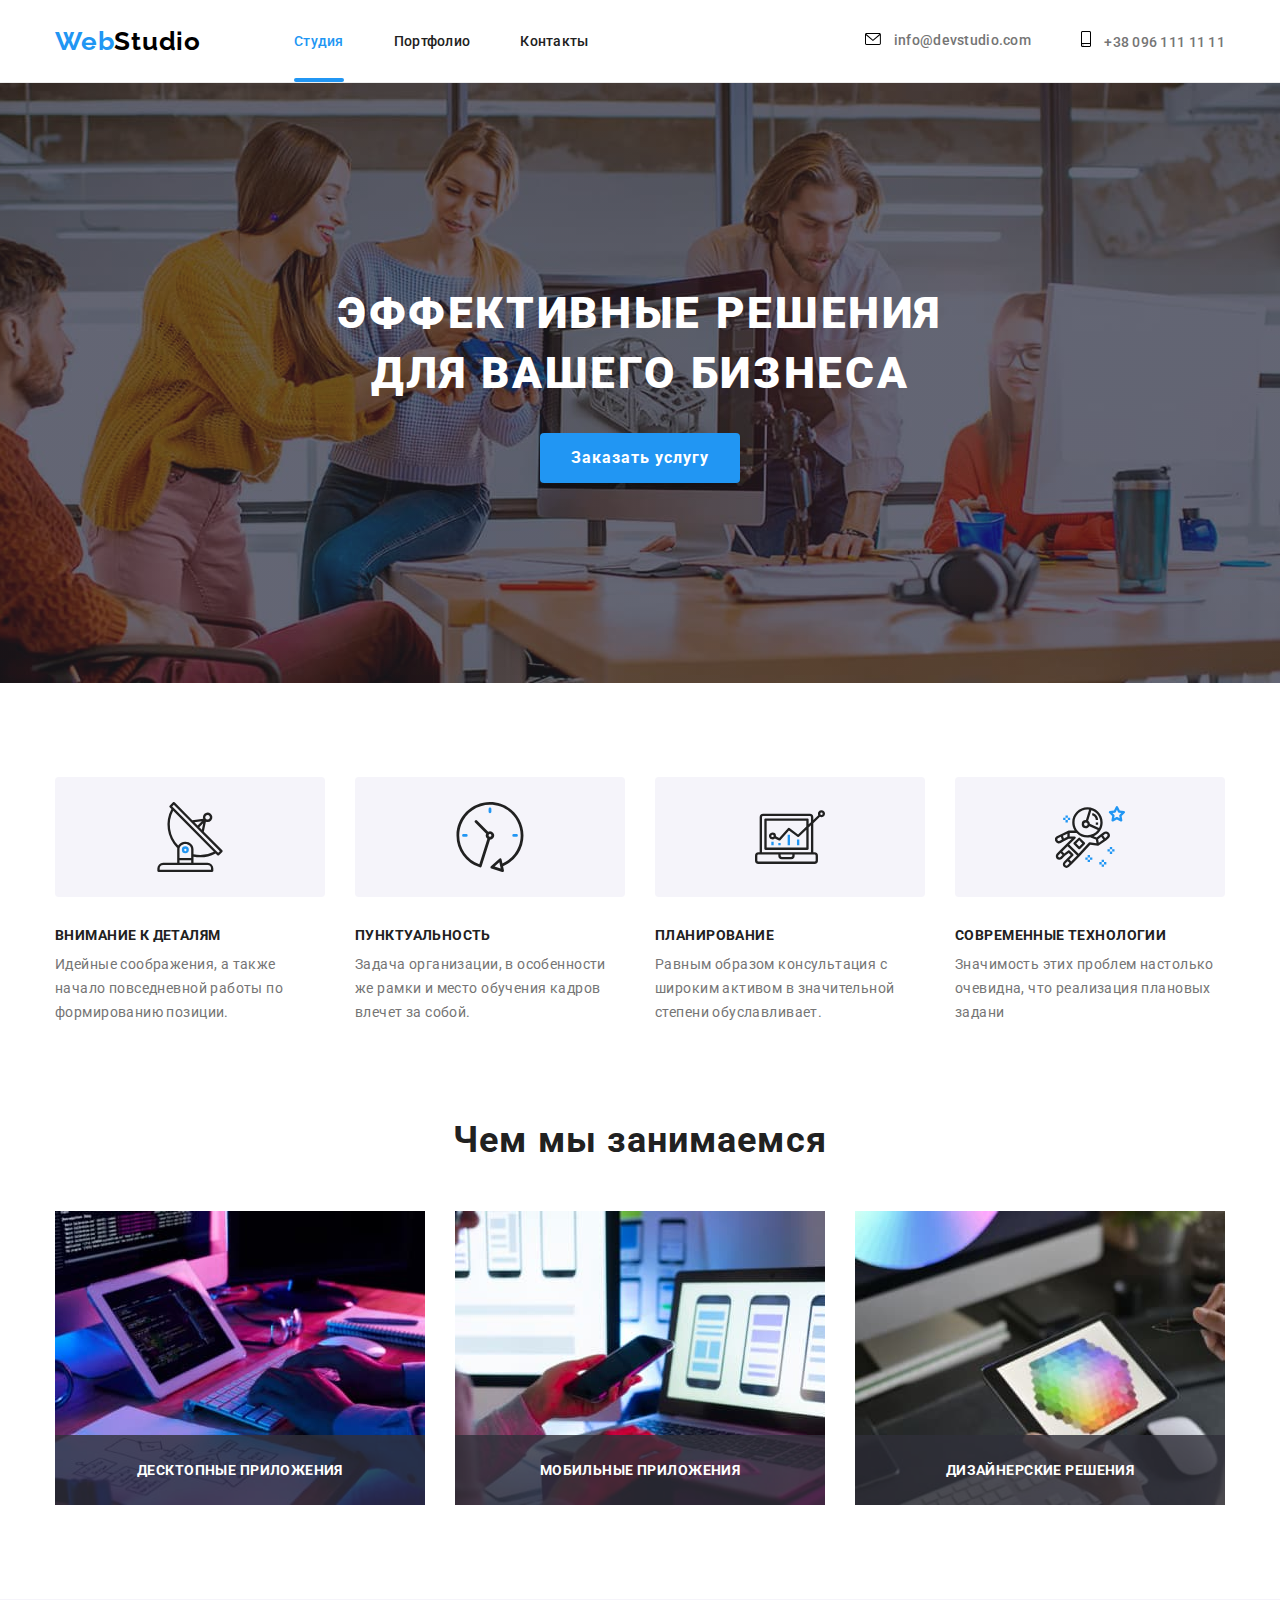
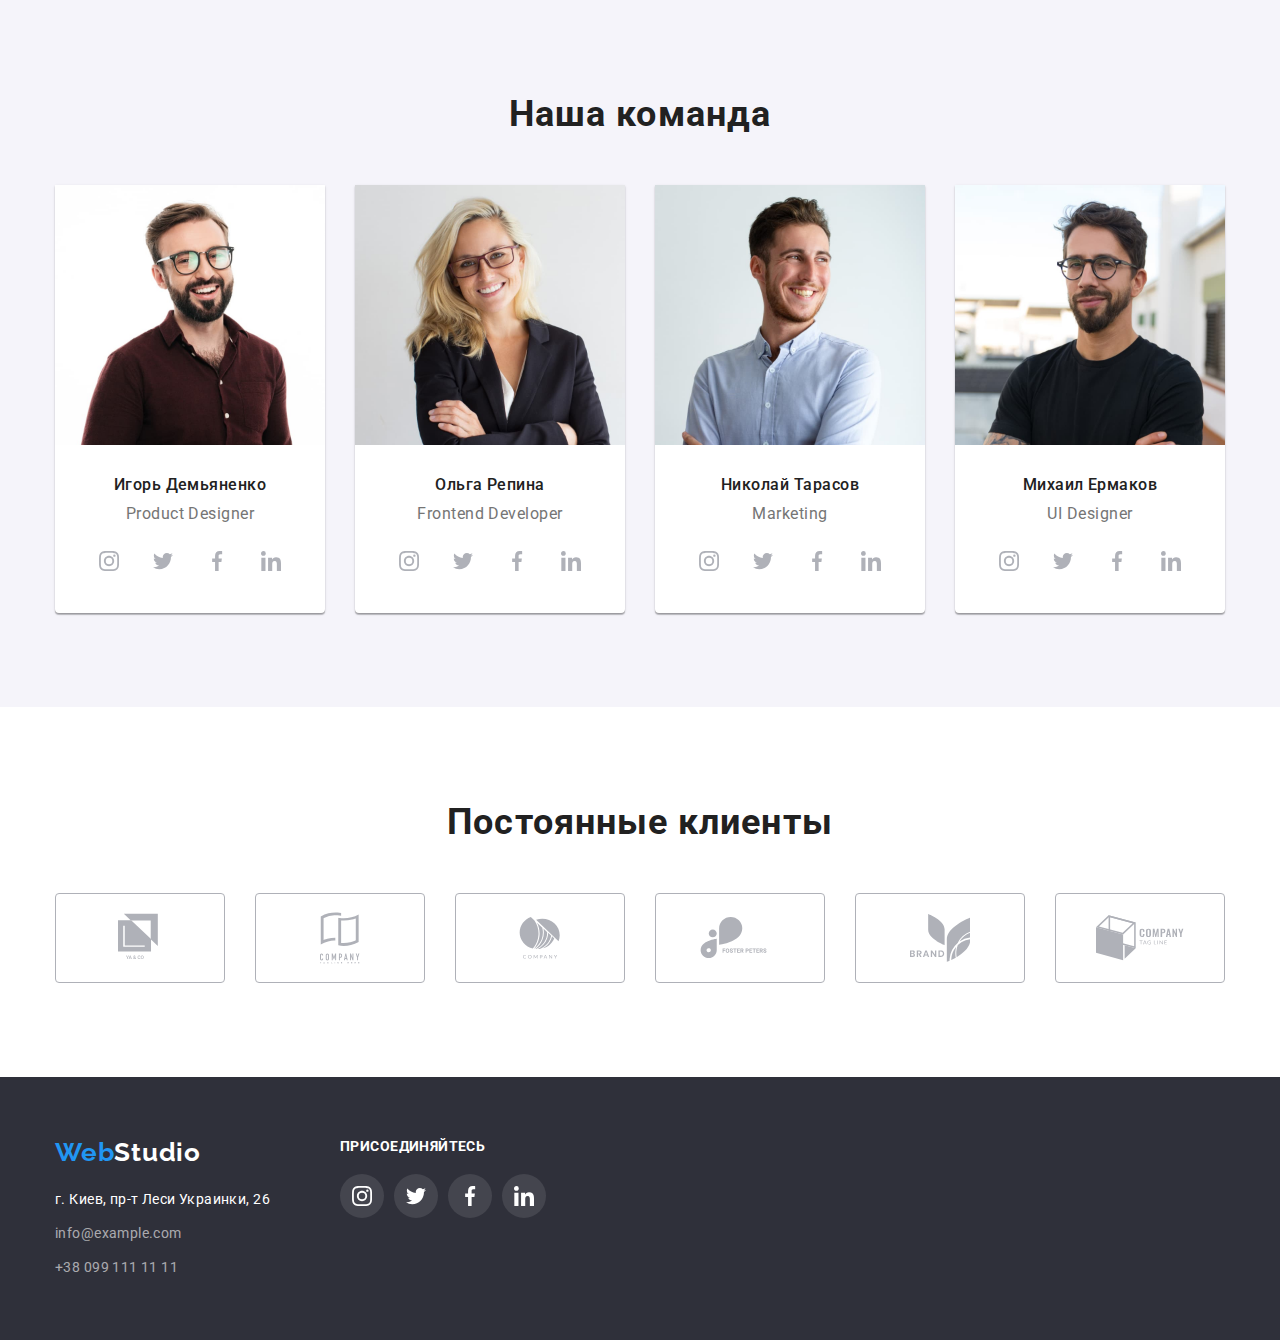
<file: index.html>
<!DOCTYPE html>
<html lang="ru">
  <head>
    <meta charset="UTF-8" />
    <meta name="viewport" content="width=device-width, initial-scale=1.0" />
    <title>WebStudio</title>
    <link rel="stylesheet" href="https://cdnjs.cloudflare.com/ajax/libs/modern-normalize/1.0.0/modern-normalize.css" />
    <link
      href="https://fonts.googleapis.com/css2?family=Raleway:wght@700&family=Roboto:wght@400;500;700;900&display=swap"
      rel="stylesheet"
    />
    <link rel="stylesheet" href="./css/styles.css" />
  </head>
  <body>
    <!-- Шапка -->
    <header class="header">
      <div class="container">
        <nav class="header-nav">
          <a class="nav-logo" href="./index.html" aria-label="логотип Веб студии"
            ><span class="logo-web">Web</span>Studio</a
          >
          <ul class="header-nav-list">
            <li class="header-nav-item">
              <a class="header-nav-link active-page" href="./index.html">Студия</a>
            </li>
            <li class="header-nav-item">
              <a class="header-nav-link" href="./portfolio.html">Портфолио</a>
            </li>
            <li class="header-nav-item">
              <a class="header-nav-link" href="">Контакты</a>
            </li>
          </ul>
        </nav>
        <address class="address">
          <ul class="header-address-list">
            <li class="header-address-item">
              <a class="header-address-link" href="mailto:info@devstudio.com">
                <svg class="envelope">
                  <use href="./images/svg/sprite.svg#envelope"></use>
                </svg>
                info@devstudio.com</a
              >
            </li>
            <li class="header-address-item">
              <a class="header-address-link" href="tel:+380961111111">
                <svg class="smartphone">
                  <use href="./images/svg/sprite.svg#smartphone"></use>
                </svg>
                +38 096 111 11 11</a
              >
            </li>
          </ul>
        </address>
      </div>
    </header>
    <main>
      <!-- Герой -->
      <section class="hero">
        <h1 class="hero-title">Эффективные решения для вашего бизнеса</h1>
        <button class="button-services" type="button" data-modal-open>Заказать услугу</button>
                      </div>
      </section>
      <!-- Особенности -->
      <section class="features section">
        <div class="container">
          <h2 class="visually-hidden">Особенности компании</h2>
          <ul class="main-list">
            <li class="features-list-item">
              <h3 class="features-title">Внимание к деталям</h3>
              <p class="features-text">
                Идейные соображения, а также начало повседневной работы по формированию позиции.
              </p>
            </li>
            <li class="features-list-item">
              <h3 class="features-title">Пунктуальность</h3>
              <p class="features-text">
                Задача организации, в особенности же рамки и место обучения кадров влечет за собой.
              </p>
            </li>
            <li class="features-list-item">
              <h3 class="features-title">Планирование</h3>
              <p class="features-text">
                Равным образом консультация с широким активом в значительной степени обуславливает.
              </p>
            </li>
            <li class="features-list-item">
              <h3 class="features-title">Современные технологии</h3>
              <p class="features-text">Значимость этих проблем настолько очевидна, что реализация плановых задани</p>
            </li>
          </ul>
        </div>
      </section>
      <!-- Услуги -->
      <section class="services section">
        <div class="container">
          <h2 class="title">Чем мы занимаемся</h2>
          <ul class="main-list">
            <li class="services-item">
              <img
                src="./images/services/box-1.jpg"
                alt="разработчик набирает код на клавиатуре"
                width="370"
                height="294"
              />
              <div class="services-wrap">
                <p class="services-text">Десктопные приложения</p>
              </div>
            </li>
            <li class="services-item">
              <img
                src="./images/services/box-2.jpg"
                alt="разработчик работает с мобильным устройством"
                width="370"
                height="294"
              />
              <div class="services-wrap">
                <p class="services-text">Мобильные приложения</p>
              </div>
            </li>
            <li class="services-item">
              <img src="./images/services/box-3.jpg" alt="разработчик работает с графикой" width="370" height="294" />
              <div class="services-wrap">
                <p class="services-text">Дизайнерские решения</p>
              </div>
            </li>
          </ul>
        </div>
      </section>
      <!-- Команда -->
      <section class="command section">
        <div class="container">
          <h2 class="title">Наша команда</h2>
          <ul class="main-list">
            <li class="command-item">
              <img
                src="./images/command/Igor-Demyanenko.jpg"
                alt="Улыбающийся мужчина в очках с бородой"
                width="270"
                height="260"
              />
              <div class="command-text">
                <p class="command-item-name">Игорь Демьяненко</p>
                <p class="command-item-profession" lang="en">Product Designer</p>
                <ul class="social-list-link">
                  <li class="social-item">
                    <a class="social-link" href="">
                      <svg class="social-svg">
                        <use href="./images/svg/sprite.svg#instagram"></use>
                      </svg>
                    </a>
                  </li>
                  <li class="social-item">
                    <a class="social-link" href="">
                      <svg class="social-svg">
                        <use href="./images/svg/sprite.svg#twitter"></use>
                      </svg>
                    </a>
                  </li>
                  <li class="social-item">
                    <a class="social-link" href="">
                      <svg class="social-svg">
                        <use href="./images/svg/sprite.svg#facebook"></use>
                      </svg>
                    </a>
                  </li>
                  <li class="social-item">
                    <a class="social-link" href="">
                      <svg class="social-svg">
                        <use href="./images/svg/sprite.svg#linkedin"></use>
                      </svg>
                    </a>
                  </li>
                </ul>
              </div>
            </li>
            <li class="command-item">
              <img
                src="./images/command/Olga-Repina.jpg"
                alt="Улыбающаяся женщина блондинка в очках"
                width="270"
                height="260"
              />
              <div class="command-text">
                <p class="command-item-name">Ольга Репина</p>
                <p class="command-item-profession" lang="en">Frontend Developer</p>
                <ul class="social-list-link">
                  <li class="social-item">
                    <a class="social-link" href="">
                      <svg class="social-svg">
                        <use href="./images/svg/sprite.svg#instagram"></use>
                      </svg>
                    </a>
                  </li>
                  <li class="social-item">
                    <a class="social-link" href="">
                      <svg class="social-svg">
                        <use href="./images/svg/sprite.svg#twitter"></use>
                      </svg>
                    </a>
                  </li>
                  <li class="social-item">
                    <a class="social-link" href="">
                      <svg class="social-svg">
                        <use href="./images/svg/sprite.svg#facebook"></use>
                      </svg>
                    </a>
                  </li>
                  <li class="social-item">
                    <a class="social-link" href="">
                      <svg class="social-svg">
                        <use href="./images/svg/sprite.svg#linkedin"></use>
                      </svg>
                    </a>
                  </li>
                </ul>
              </div>
            </li>
            <li class="command-item">
              <img src="./images/command/Nikolay-Tarasov.jpg" alt="Улыбающийся мужчина" width="270" height="260" />
              <div class="command-text">
                <p class="command-item-name">Николай Тарасов</p>
                <p class="command-item-profession" lang="en">Marketing</p>
                <ul class="social-list-link">
                  <li class="social-item">
                    <a class="social-link" href="">
                      <svg class="social-svg">
                        <use href="./images/svg/sprite.svg#instagram"></use>
                      </svg>
                    </a>
                  </li>
                  <li class="social-item">
                    <a class="social-link" href="">
                      <svg class="social-svg">
                        <use href="./images/svg/sprite.svg#twitter"></use>
                      </svg>
                    </a>
                  </li>
                  <li class="social-item">
                    <a class="social-link" href="">
                      <svg class="social-svg">
                        <use href="./images/svg/sprite.svg#facebook"></use>
                      </svg>
                    </a>
                  </li>
                  <li class="social-item">
                    <a class="social-link" href="">
                      <svg class="social-svg">
                        <use href="./images/svg/sprite.svg#linkedin"></use>
                      </svg>
                    </a>
                  </li>
                </ul>
              </div>
            </li>
            <li class="command-item">
              <img
                src="./images/command/Mikhail-Ermakov.jpg"
                alt="Улыбающийся мужчина в очках с бородой"
                width="270"
                height="260"
              />
              <div class="command-text">
                <p class="command-item-name">Михаил Ермаков</p>
                <p class="command-item-profession" lang="en">UI Designer</p>
                <ul class="social-list-link">
                  <li class="social-item">
                    <a class="social-link" href="">
                      <svg class="social-svg">
                        <use href="./images/svg/sprite.svg#instagram"></use>
                      </svg>
                    </a>
                  </li>
                  <li class="social-item">
                    <a class="social-link" href="">
                      <svg class="social-svg">
                        <use href="./images/svg/sprite.svg#twitter"></use>
                      </svg>
                    </a>
                  </li>
                  <li class="social-item">
                    <a class="social-link" href="">
                      <svg class="social-svg">
                        <use href="./images/svg/sprite.svg#facebook"></use>
                      </svg>
                    </a>
                  </li>
                  <li class="social-item">
                    <a class="social-link" href="">
                      <svg class="social-svg">
                        <use href="./images/svg/sprite.svg#linkedin"></use>
                      </svg>
                    </a>
                  </li>
                </ul>
              </div>
            </li>
          </ul>
        </div>
      </section>
      <!-- Постоянные клиенты -->
      <section class="clients section">
        <div class="container">
          <h2 class="title">Постоянные клиенты</h2>
          <ul class="clients-list">
            <li class="clients-item">
              <a class="clients-link" href="" aria-label="логотип компании клиента">
                <svg width="44" height="50">
                  <use href="./images/svg/sprite.svg#logo-1"></use>
                </svg>
              </a>
            </li>
            <li class="clients-item">
              <a class="clients-link" href="" aria-label="логотип компании клиента">
                <svg width="40" height="52">
                  <use href="./images/svg/sprite.svg#logo-2"></use>
                </svg>
              </a>
            </li>
            <li class="clients-item">
              <a class="clients-link" href="" aria-label="логотип компании клиента">
                <svg width="42" height="42">
                  <use href="./images/svg/sprite.svg#logo-3"></use>
                </svg>
              </a>
            </li>
            <li class="clients-item">
              <a class="clients-link" href="" aria-label="логотип компании клиента">
                <svg width="80" height="42">
                  <use href="./images/svg/sprite.svg#logo-4"></use>
                </svg>
              </a>
            </li>
            <li class="clients-item">
              <a class="clients-link" href="" aria-label="логотип компании клиента">
                <svg width="60" height="48">
                  <use href="./images/svg/sprite.svg#logo-5"></use>
                </svg>
              </a>
            </li>
            <li class="clients-item">
              <a class="clients-link" href="" aria-label="логотип компании клиента">
                <svg width="88" height="46">
                  <use href="./images/svg/sprite.svg#logo-6"></use>
                </svg>
              </a>
            </li>
          </ul>
        </div>
      </section>
    </main>
    <!-- Подвал -->
    <footer class="footer">
      <div class="container">
        <div class="footer-address">
          <a class="footer-logo" href="./index.html" aria-label="логотип Веб студии"
            ><span class="logo-web">Web</span>Studio</a
          >
          <address class="address">
            <ul>
              <li class="address-list">
                <a class="address-link map" href="https://goo.gl/maps/WB2amP6k3Df2C1SW8" target="_blank"
                  >г. Киев, пр-т Леси Украинки, 26</a
                >
              </li>
              <li class="address-list"><a class="address-link" href="mailto:info@example.com">info@example.com</a></li>
              <li class="address-list"><a class="address-link" href="tel:+380991111111">+38 099 111 11 11</a></li>
            </ul>
          </address>
        </div>
        <div class="footer-social-container">
          <b class="join">присоединяйтесь</b>
          <ul class="social-list-link">
            <li class="social-item">
              <a class="social-link" href="">
                <svg class="footer-social-svg">
                  <use href="./images/svg/sprite.svg#instagram"></use>
                </svg>
              </a>
            </li>
            <li class="social-item">
              <a class="social-link" href="">
                <svg class="footer-social-svg">
                  <use href="./images/svg/sprite.svg#twitter"></use>
                </svg>
              </a>
            </li>
            <li class="social-item">
              <a class="social-link" href="">
                <svg class="footer-social-svg">
                  <use href="./images/svg/sprite.svg#facebook"></use>
                </svg>
              </a>
            </li>
            <li class="social-item">
              <a class="social-link" href="">
                <svg class="footer-social-svg">
                  <use href="./images/svg/sprite.svg#linkedin"></use>
                </svg>
              </a>
            </li>
          </ul>
        </div>
      </div>
    </footer>
    <div class="modal-beckdrop is-hidden" data-modal>
      <div class="modal">
        <button class="modal-btn-close" type="button" data-modal-close>
          <svg width="11" height="11">
            <use href="./images/svg/sprite.svg#vector"></use>
          </svg>
        </button>
      </div>
    </div>
      <script src="./js/modal.js"></script>
  </body>
</html>
</file>
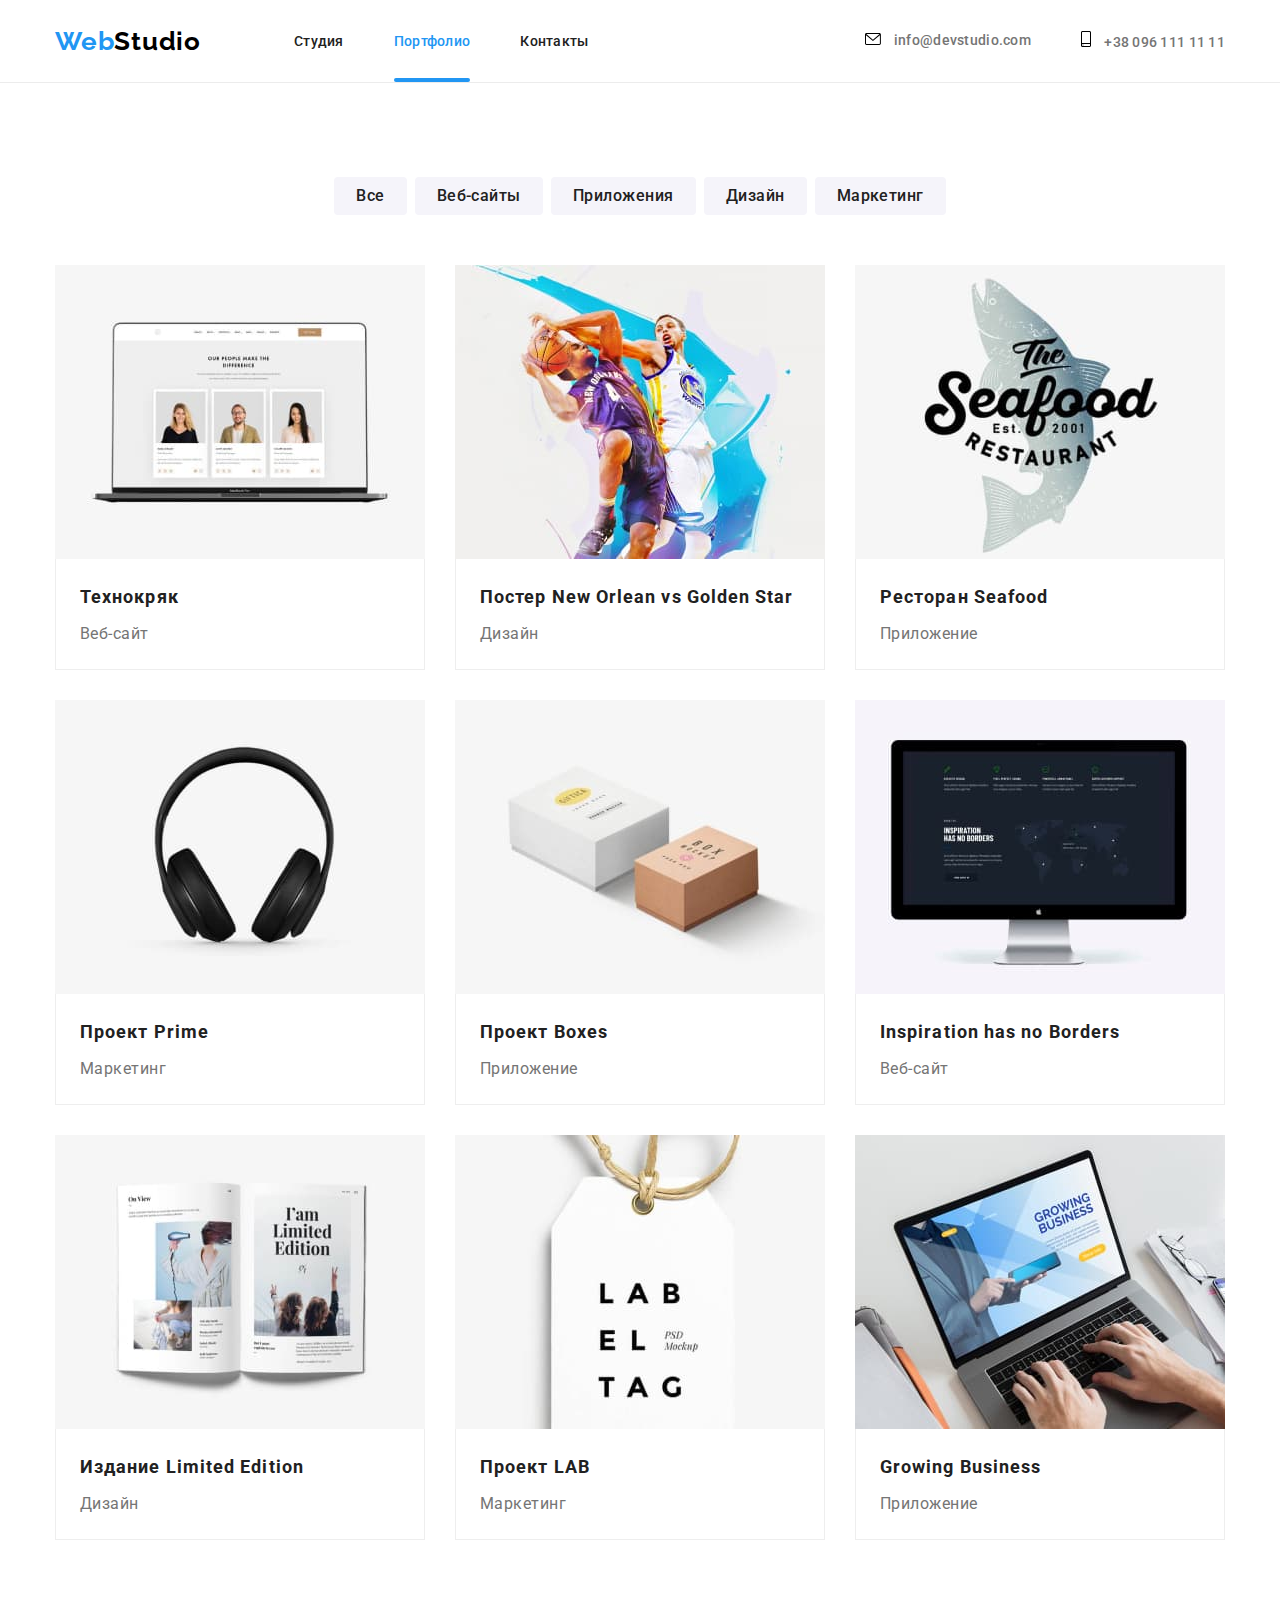
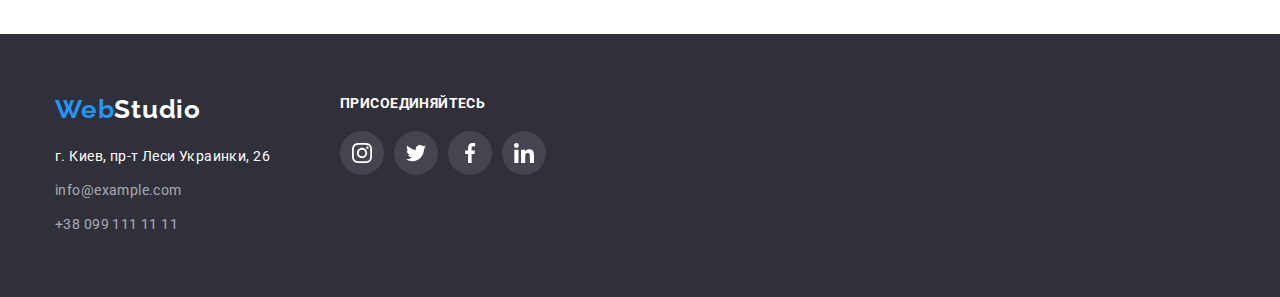
<file: portfolio.html>
<!DOCTYPE html>
<html lang="ru">
  <head>
    <meta charset="UTF-8" />
    <meta name="viewport" content="width=device-width, initial-scale=1.0" />
    <title>Portfolio</title>
    <link rel="stylesheet" href="https://cdnjs.cloudflare.com/ajax/libs/modern-normalize/1.0.0/modern-normalize.css" />
    <link
      href="https://fonts.googleapis.com/css2?family=Raleway:wght@700&family=Roboto:wght@400;500;700;900&display=swap"
      rel="stylesheet"
    />
    <link rel="stylesheet" href="./css/styles.css" />
  </head>
  <body>
    <!-- Шапка -->
    <header class="header">
      <div class="container">
        <nav class="header-nav">
          <a class="nav-logo" href="./index.html" aria-label="логотип Веб студии"
            ><span class="logo-web">Web</span>Studio</a
          >
          <ul class="header-nav-list">
            <li class="header-nav-item"><a class="header-nav-link" href="./index.html">Студия</a></li>
            <li class="header-nav-item">
              <a class="header-nav-link active-page" href="./portfolio.html">Портфолио</a>
            </li>
            <li class="header-nav-item"><a class="header-nav-link" href="">Контакты</a></li>
          </ul>
        </nav>
        <address class="address">
          <ul class="header-address-list">
            <li class="header-address-item">
              <a class="header-address-link" href="mailto:info@devstudio.com">
                <svg class="envelope">
                  <use href="./images/svg/sprite.svg#envelope"></use>
                </svg>
                info@devstudio.com</a
              >
            </li>
            <li class="header-address-item">
              <a class="header-address-link" href="tel:+380961111111">
                <svg class="smartphone">
                  <use href="./images/svg/sprite.svg#smartphone"></use>
                </svg>
                +38 096 111 11 11</a
              >
            </li>
          </ul>
        </address>
      </div>
    </header>
    <main>
      <!-- Портфолио -->
      <section class="portfolio section">
        <div class="container">
          <h1 class="visually-hidden">Портфолио</h1>
          <ul class="filter">
            <li class="filter-item">
              <button class="button-filter" type="button">Все</button>
            </li>
            <li class="filter-item">
              <button class="button-filter" type="button">Веб-сайты</button>
            </li>
            <li class="filter-item">
              <button class="button-filter" type="button">Приложения</button>
            </li>
            <li class="filter-item">
              <button class="button-filter" type="button">Дизайн</button>
            </li>
            <li class="filter-item">
              <button class="button-filter" type="button">Маркетинг</button>
            </li>
          </ul>
          <ul class="portfolio-list">
            <li class="portfolio-list-item">
              <a class="portfolio-link" href="">
                <div class="portfolio-wrap">
                  <img
                    src="./images/portfolio/technocryk.jpg"
                    alt="открытый ноутбук на экране страница сайта"
                    width="370"
                    height="294"
                  />
                  <div class="portfolio-overlay">
                    <p class="portfolio-text-overlay">
                      Технокряк это современная площадка распространения коронавируса. Компании используют эту платформу
                      для цифрового шпионажа и атак на защищённые сервера конкурентов.
                    </p>
                  </div>
                </div>
                <div class="portfolio-text">
                  <h2 class="portfolio-item-name">Технокряк</h2>
                  <p class="portfolio-item-filter">Веб-сайт</p>
                </div></a
              >
            </li>
            <li class="portfolio-list-item">
              <a class="portfolio-link" href="">
                <div class="portfolio-wrap">
                  <img
                    src="./images/portfolio/poster.jpg"
                    alt="два баскетболиста играют в баскетбол"
                    width="370"
                    height="294"
                  />
                  <div class="portfolio-overlay">
                    <p class="portfolio-text-overlay">
                      Технокряк это современная площадка распространения коронавируса. Компании используют эту платформу
                      для цифрового шпионажа и атак на защищённые сервера конкурентов.
                    </p>
                  </div>
                </div>
                <div class="portfolio-text">
                  <h2 class="portfolio-item-name">Постер <span lang="en">New Orlean vs Golden Star</span></h2>
                  <p class="portfolio-item-filter">Дизайн</p>
                </div></a
              >
            </li>
            <li class="portfolio-list-item">
              <a class="portfolio-link" href="">
                <div class="portfolio-wrap">
                  <img
                    src="./images/portfolio/Seafood-Restaurant.jpg"
                    alt="эмблема ресторана"
                    width="370"
                    height="294"
                  />
                  <div class="portfolio-overlay">
                    <p class="portfolio-text-overlay">
                      Технокряк это современная площадка распространения коронавируса. Компании используют эту платформу
                      для цифрового шпионажа и атак на защищённые сервера конкурентов.
                    </p>
                  </div>
                </div>

                <div class="portfolio-text">
                  <h2 class="portfolio-item-name">Ресторан <span lang="en">Seafood</span></h2>
                  <p class="portfolio-item-filter">Приложение</p>
                </div></a
              >
            </li>
            <li class="portfolio-list-item">
              <a class="portfolio-link" href="">
                <div class="portfolio-wrap">
                  <img src="./images/portfolio/Prime-Project.jpg" alt="наушники" width="370" height="294" />
                  <div class="portfolio-overlay">
                    <p class="portfolio-text-overlay">
                      Технокряк это современная площадка распространения коронавируса. Компании используют эту платформу
                      для цифрового шпионажа и атак на защищённые сервера конкурентов.
                    </p>
                  </div>
                </div>
                <div class="portfolio-text">
                  <h2 class="portfolio-item-name">Проект <span lang="en">Prime</span></h2>
                  <p class="portfolio-item-filter">Маркетинг</p>
                </div></a
              >
            </li>
            <li class="portfolio-list-item">
              <a class="portfolio-link" href="">
                <div class="portfolio-wrap">
                  <img
                    src="./images/portfolio/Boxes-project.jpg"
                    alt="две небольшие коробки"
                    width="370"
                    height="294"
                  />
                  <div class="portfolio-overlay">
                    <p class="portfolio-text-overlay">
                      Технокряк это современная площадка распространения коронавируса. Компании используют эту платформу
                      для цифрового шпионажа и атак на защищённые сервера конкурентов.
                    </p>
                  </div>
                </div>
                <div class="portfolio-text">
                  <h2 class="portfolio-item-name">Проект <span lang="en">Boxes</span></h2>
                  <p class="portfolio-item-filter">Приложение</p>
                </div></a
              >
            </li>
            <li class="portfolio-list-item">
              <a class="portfolio-link" href="">
                <div class="portfolio-wrap">
                  <img
                    src="./images/portfolio/Inspiration-has-no-Borders.jpg"
                    alt="монитор компьютора"
                    width="370"
                    height="294"
                  />
                  <div class="portfolio-overlay">
                    <p class="portfolio-text-overlay">
                      Технокряк это современная площадка распространения коронавируса. Компании используют эту платформу
                      для цифрового шпионажа и атак на защищённые сервера конкурентов.
                    </p>
                  </div>
                </div>
                <div class="portfolio-text">
                  <h2 class="portfolio-item-name" lang="en">Inspiration has no Borders</h2>
                  <p class="portfolio-item-filter">Веб-сайт</p>
                </div></a
              >
            </li>
            <li class="portfolio-list-item">
              <a class="portfolio-link" href="">
                <div class="portfolio-wrap">
                  <img src="./images/portfolio/Limited-Edition.jpg" alt="развернутая книга" width="370" height="294" />
                  <div class="portfolio-overlay">
                    <p class="portfolio-text-overlay">
                      Технокряк это современная площадка распространения коронавируса. Компании используют эту платформу
                      для цифрового шпионажа и атак на защищённые сервера конкурентов.
                    </p>
                  </div>
                </div>
                <div class="portfolio-text">
                  <h2 class="portfolio-item-name">Издание <span lang="en">Limited Edition</span></h2>
                  <p class="portfolio-item-filter">Дизайн</p>
                </div></a
              >
            </li>
            <li class="portfolio-list-item">
              <a class="portfolio-link" href="">
                <div class="portfolio-wrap">
                  <img src="./images/portfolio/LAB-project.jpg" alt="бирка на мотузке" width="370" height="294" />
                  <div class="portfolio-overlay">
                    <p class="portfolio-text-overlay">
                      Технокряк это современная площадка распространения коронавируса. Компании используют эту платформу
                      для цифрового шпионажа и атак на защищённые сервера конкурентов.
                    </p>
                  </div>
                </div>
                <div class="portfolio-text">
                  <h2 class="portfolio-item-name">Проект <span lang="en">LAB</span></h2>
                  <p class="portfolio-item-filter">Маркетинг</p>
                </div></a
              >
            </li>
            <li class="portfolio-list-item">
              <a class="portfolio-link" href="">
                <div class="portfolio-wrap">
                  <img
                    src="./images/portfolio/Growing-Business.jpg"
                    alt="руки набирающие на клавиатуре ноутбука"
                    width="370"
                    height="294"
                  />
                  <div class="portfolio-overlay">
                    <p class="portfolio-text-overlay">
                      Технокряк это современная площадка распространения коронавируса. Компании используют эту платформу
                      для цифрового шпионажа и атак на защищённые сервера конкурентов.
                    </p>
                  </div>
                </div>
                <div class="portfolio-text">
                  <h2 class="portfolio-item-name" lang="en">Growing Business</h2>
                  <p class="portfolio-item-filter">Приложение</p>
                </div></a
              >
            </li>
          </ul>
        </div>
      </section>
    </main>
    <!-- Подвал -->
    <footer class="footer">
      <div class="container">
        <div class="footer-address">
          <a class="footer-logo" href="./index.html" aria-label="логотип Веб студии"
            ><span class="logo-web">Web</span>Studio</a
          >
          <address class="address">
            <ul>
              <li class="address-list">
                <a class="address-link map" href="https://goo.gl/maps/WB2amP6k3Df2C1SW8" target="_blank"
                  >г. Киев, пр-т Леси Украинки, 26</a
                >
              </li>
              <li class="address-list"><a class="address-link" href="mailto:info@example.com">info@example.com</a></li>
              <li class="address-list"><a class="address-link" href="tel:+380991111111">+38 099 111 11 11</a></li>
            </ul>
          </address>
        </div>
        <div class="footer-social-container">
          <b class="join">присоединяйтесь</b>
          <ul class="social-list-link">
            <li class="social-item">
              <a class="social-link" href="">
                <svg class="footer-social-svg">
                  <use href="./images/svg/sprite.svg#instagram"></use>
                </svg>
              </a>
            </li>
            <li class="social-item">
              <a class="social-link" href="">
                <svg class="footer-social-svg">
                  <use href="./images/svg/sprite.svg#twitter"></use>
                </svg>
              </a>
            </li>
            <li class="social-item">
              <a class="social-link" href="">
                <svg class="footer-social-svg">
                  <use href="./images/svg/sprite.svg#facebook"></use>
                </svg>
              </a>
            </li>
            <li class="social-item">
              <a class="social-link" href="">
                <svg class="footer-social-svg">
                  <use href="./images/svg/sprite.svg#linkedin"></use>
                </svg>
              </a>
            </li>
          </ul>
        </div>
      </div>
    </footer>
  </body>
</html>
</file>
<file: css/styles.css>
:root {
  --maim-font: "Roboto", sans-serif;
  --secondary-font: "Raleway", sans-serif;
  --accent-color: #2196f3;
  --title-color: #212121;
  --text-color: #757575;
  --hero-title-color: #ffffff;
  --footer-address-color: rgba(255, 255, 255, 0.6);
}
/* font-family: "Raleway", sans-serif;
font-family: "Roboto", sans-serif; */

/* Сбрасываю отступы всм элементам */
*,
*::before,
*::after {
  margin: 0px;
  padding: 0px;
}

/* ======= COMMON ======= */
body {
  font-family: var(--maim-font);
  font-style: normal;
  color: var(--title-color);
}

ul {
  list-style: none;
}
a {
  display: inline-block;
  text-decoration: none;
}
.address {
  font-style: normal;
}
img {
  display: block;
}

/* ДОПОЛНИТЕЛЬНЫЙ КЛАСС
 ДЛЯ ТОГО ЧТОБЫ ПРАВИЛЬНО
  СКРЫВАТЬ ЭЛЕМЕНТЫ */
.visually-hidden {
  position: absolute;
  width: 1px;
  height: 1px;
  margin: -1px;
  border: 0;
  padding: 0;
  clip: rect(0 0 0 0);
  overflow: hidden;
}

.container {
  width: 1200px;
  padding: 0 15px;
  margin: 0 auto;
}

/*  Верхний и нижний отступ секции */
.section {
  padding: 94px 0;
}
/* Заголовки секций */
.title {
  margin-bottom: 50px;
  font-weight: 700;
  font-size: 36px;
  line-height: 1.167;
  text-align: center;
  letter-spacing: 0.03em;
}

/* Горизонтальное выравнивание контента
 списка основной страницы */
.main-list {
  display: flex;
  justify-content: space-between;
}

/* ----- МОДАЛЬНОЕ ОКНО ----- */
.is-hidden {
  opacity: 0;
  visibility: hidden;
  pointer-events: none;
}

.modal-beckdrop {
  position: fixed;
  z-index: 5;
  width: 100%;
  height: 100%;
  left: 0px;
  top: 0px;
  background: rgba(0, 0, 0, 0.2);
  transition: all 500ms linear;
}
.modal-beckdrop.is-hidden .modal {
  transform: translate(-50%, -50%) scale(1.5);
  transition: all 500ms linear;
}
.modal {
  position: absolute;
  width: 528px;
  height: 581px;
  top: 50%;
  left: 50%;
  transform: translate(-50%, -50%) scale(1);
  background: #ffffff;
  box-shadow: 0px 1px 3px rgba(0, 0, 0, 0.12), 0px 1px 1px rgba(0, 0, 0, 0.14), 0px 2px 1px rgba(0, 0, 0, 0.2);
  border-radius: 4px;
  transition: all 500ms linear;
}
.modal-btn-close {
  position: absolute;
  top: 8px;
  right: 8px;
  width: 30px;
  height: 30px;
  border-radius: 50%;
  background: #ffffff;
  border: 1px solid rgba(0, 0, 0, 0.1);
  cursor: pointer;
}

/* ======= END COMMON ======= */

/* ======= LOGO ======= */
.nav-logo,
.footer-logo {
  font-weight: 700;
  font-size: 26px;
  line-height: 1.192;
  letter-spacing: 0.03em;
}
.nav-logo {
  font-family: var(--secondary-font);
  color: #000000;
  margin-right: 93px;
}

.logo-web {
  color: var(--accent-color);
}
.footer-logo {
  margin-bottom: 20px;
  font-family: var(--secondary-font);
  color: var(--hero-title-color);
}
/* ======= END LOGO ======= */

/* ======= HEADER ======= */
.header {
  border-bottom: 1px solid #ececec;
}
.header .container {
  display: flex;
  align-items: center;
}

.header-nav {
  display: flex;
  align-items: center;
}

.header-nav-list,
.header-address-list {
  display: flex;
}
.header-nav-item {
  position: relative;
  padding: 32px 0;
}

.header-nav-item:not(:last-child),
.header-address-item:not(:last-child) {
  margin-right: 50px;
}

.header .address {
  margin-left: auto;
}

.header-nav-link,
.header-address-link {
  font-weight: 500;
  font-size: 14px;
  line-height: 1.143;
  letter-spacing: 0.02em;
  transition: color 250ms cubic-bezier(0.4, 0, 0.2, 1);
}
.header-nav-link {
  color: var(--title-color);
}
.header-address-link {
  color: var(--text-color);
}
.header-nav-link:hover,
.header-nav-link:focus,
.header-address-link:hover,
.header-address-link:focus {
  color: var(--accent-color);
}
.active-page {
  color: var(--accent-color);
}
.active-page::after {
  content: "";
  display: block;
  position: absolute;
  bottom: 0;
  width: 100%;
  height: 4px;
  border-radius: 2px;
  background-color: var(--accent-color);
}
.envelope {
  width: 16px;
  height: 12px;
  margin-right: 10px;
  color: var(--text-color);
}
.header-address-link:hover .envelope,
.header-address-link:focus .envelope,
.header-address-link:hover .smartphone,
.header-address-link:focus .smartphone {
  fill: var(--accent-color);
}
.smartphone {
  width: 10px;
  height: 16px;
  margin-right: 10px;
  color: var(--text-color);
}
/* ======= END HEADER ======= */

/* ======= HERO ======= */
.hero {
  padding: 200px 0px;
  text-align: center;
  background-image: linear-gradient(rgba(47, 48, 58, 0.4), rgba(47, 48, 58, 0.4)), url("../images/bg-for-hero/Img.jpg");
  background-repeat: no-repeat;
  background-position: center;
  background-size: 1600px 600px;
}
.hero-title {
  max-width: 696px;
  margin: 0 auto 30px;
  font-weight: 900;
  font-size: 44px;
  line-height: 1.364;
  letter-spacing: 0.06em;
  text-transform: uppercase;
  color: var(--hero-title-color);
}

.button-services {
  padding: 10px 30px;
  min-width: 200px;
  height: 50px;
  box-shadow: 0px 4px 4px rgba(0, 0, 0, 0.15);
  border-radius: 4px;
  cursor: pointer;
  border: none;

  font-family: inherit;
  font-weight: 700;
  font-size: 16px;
  line-height: 1.875;
  text-align: center;
  letter-spacing: 0.06em;
  color: var(--hero-title-color);
  background-color: var(--accent-color);
}

/* ======= END HERO ======= */

/* ======= FEATURES ======= */
.features.section {
  padding-bottom: 0px;
}

.features-list-item {
  width: 270px;
}

.features-list-item::before {
  content: "";
  display: block;
  height: 120px;
  margin-bottom: 30px;
  background-repeat: no-repeat;
  background-position: center;
  background-color: #f5f4fa;
  border-radius: 4px;
}
.features-list-item:nth-child(1)::before {
  background-image: url("../images/svg/svg-for-features/antenna.svg");
  background-size: 70px 70px;
}

.features-list-item:nth-child(2)::before {
  background-image: url("../images/svg/svg-for-features/clock.svg");
  background-size: 70px 70px;
}
.features-list-item:nth-child(3)::before {
  background-image: url("../images/svg/svg-for-features/diagram.svg");
  background-size: 70px 70px;
}
.features-list-item:nth-child(4)::before {
  background-image: url("../images/svg/svg-for-features/astronaut.svg");
  background-size: 70px 70px;
}

.features-title {
  margin-bottom: 10px;
  font-weight: 700;
  font-size: 14px;
  line-height: 1.143;
  letter-spacing: 0.03em;
  text-transform: uppercase;
}

.features-text {
  font-weight: 400;
  font-size: 14px;
  line-height: 1.714;
  letter-spacing: 0.03em;
  color: var(--text-color);
}
/* ======= END FEATURES ======= */

/* ======= SERVICES ======= */
.services-item {
  position: relative;
}
.services-wrap {
  position: absolute;
  bottom: 0;
  padding: 27px 0;
  width: 100%;
  height: 70px;
  background: rgba(47, 48, 58, 0.8);
}
.services-text {
  font-weight: 700;
  font-size: 14px;
  line-height: 1.143;
  text-align: center;
  letter-spacing: 0.03em;
  text-transform: uppercase;
  color: var(--hero-title-color);
}
/* ======= END SERVICES ======= */

/* ======= COMMAND ======= */
.command {
  background: #f5f4fa;
}
.command-item {
  width: 270px;
  height: 428px;
  background: #ffffff;
  box-shadow: 0px 1px 3px rgba(0, 0, 0, 0.12), 0px 1px 1px rgba(0, 0, 0, 0.14), 0px 2px 1px rgba(0, 0, 0, 0.2);
  border-radius: 0px 0px 4px 4px;
}
.command-text {
  padding: 30px 0px;
  text-align: center;
}
.command-item-name {
  margin-bottom: 10px;
  font-weight: 500;
  font-size: 16px;
  line-height: 1.188;
  letter-spacing: 0.03em;
}
.command-item-profession {
  margin-bottom: 16px;
  font-weight: 400;
  font-size: 16px;
  line-height: 1.188;
  letter-spacing: 0.03em;
  color: var(--text-color);
}

/* СПИСОК СОЦИАЛЬНЫХ ССЫЛОК */
.social-list-link {
  display: flex;
  justify-content: center;
}
.social-item:not(:last-child) {
  margin-right: 10px;
}
.social-link {
  display: flex;
  align-items: center;
  justify-content: center;
  width: 44px;
  height: 44px;
  border-radius: 50%;
  background-repeat: no-repeat;
  background-position: center;
  transition: background-color 250ms cubic-bezier(0.4, 0, 0.2, 1);
}
.social-link:hover,
.social-link:focus {
  background-color: var(--accent-color);
}
.social-svg {
  width: 20px;
  height: 20px;
  fill: #afb1b8;
  transition: fill 250ms cubic-bezier(0.4, 0, 0.2, 1);
}
.social-link:hover .social-svg,
.social-link:focus .social-svg {
  fill: var(--hero-title-color);
}

/* ======= END COMMAND ======= */

/* ======= CLIENTS ======= */
.clients-list {
  display: flex;
  justify-content: space-between;
}
.clients-link {
  display: flex;
  justify-content: center;
  align-items: center;
  width: 170px;
  height: 90px;
  border: 1px solid #afb1b8;
  border-radius: 4px;
  transition: border 250ms cubic-bezier(0.4, 0, 0.2, 1);
}
.clients-item svg {
  fill: #afb1b8;
  transition: fill 250ms cubic-bezier(0.4, 0, 0.2, 1);
}

.clients-link:hover,
.clients-link:focus {
  border: 1px solid var(--accent-color);
}
.clients-link:hover svg,
.clients-link:focus svg {
  fill: var(--accent-color);
}
/* ======= END CLIENTS ======= */

/* ======= FOOTER ======= */
.footer {
  padding: 60px 0px;
  background: #2f303a;
}

.footer .container {
  display: flex;
}

.address-list:not(:last-child) {
  margin-bottom: 10px;
}
.address-link {
  font-weight: 400;
  font-size: 14px;
  line-height: 1.714;
  letter-spacing: 0.03em;
  color: var(--footer-address-color);
}
.map {
  color: var(--hero-title-color);
}
.footer-address {
  margin-right: 70px;
}
.footer-social-container {
  width: 206px;
  height: 80px;
}
.footer-social-svg {
  width: 20px;
  height: 20px;
  fill: var(--hero-title-color);
}
.footer-social-container .social-link {
  background-color: rgba(255, 255, 255, 0.1);
}

.footer-social-container .social-link:hover,
.footer-social-container .social-link:focus {
  background-color: var(--accent-color);
}

.join {
  display: inline-block;
  margin-bottom: 20px;
  font-weight: 700;
  font-size: 14px;
  line-height: 1.143;
  letter-spacing: 0.03em;
  text-transform: uppercase;
  color: var(--hero-title-color);
}
/* ======= END FOOTER ======= */

/* ======= PORTFOLIO ======= */

/* ======= СПИСОК КНОПОК-ФИЛЬТРОВ ======= */
.filter {
  display: flex;
  justify-content: center;
  margin-bottom: 50px;
}

.filter-item:not(:last-child) {
  margin-right: 8px;
}

.button-filter {
  cursor: pointer;
  padding: 6px 22px;
  border-radius: 4px;
  border: none;
  font-family: inherit;
  font-weight: 500;
  font-size: 16px;
  line-height: 1.625;
  text-align: center;
  letter-spacing: 0.03em;
  color: var(--title-color);
  background: #f5f4fa;
  transition: all 250ms cubic-bezier(0.4, 0, 0.2, 1);
}

.button-filter:hover,
.button-filter:focus {
  color: var(--hero-title-color);
  background: var(--accent-color);
  box-shadow: 0px 3px 1px rgba(0, 0, 0, 0.1), 0px 1px 2px rgba(0, 0, 0, 0.08), 0px 2px 2px rgba(0, 0, 0, 0.12);
}

/* ======= СЕТКА КАРТОЧЕК ======= */
.portfolio-list {
  display: flex;
  flex-wrap: wrap;
}

.portfolio-list {
  margin: -15px;
}

.portfolio-list-item {
  margin: 15px;
  transition: box-shadow 250ms cubic-bezier(0.4, 0, 0.2, 1);
}
.portfolio-list-item:hover,
.portfolio-list-item:focus {
  box-shadow: 0px 1px 1px rgba(0, 0, 0, 0.12), 0px 4px 4px rgba(0, 0, 0, 0.06), 1px 4px 6px rgba(0, 0, 0, 0.16);
}

.portfolio-link:hover .portfolio-overlay,
.portfolio-link:focus .portfolio-overlay {
  top: 0;
}

.portfolio-text {
  background: #ffffff;
  border: 1px solid #eeeeee;
  border-top: 0;
  padding: 20px 24px;
}
.portfolio-item-name {
  margin-bottom: 4px;
  font-weight: 700;
  font-size: 18px;
  line-height: 2;
  letter-spacing: 0.06em;
  color: var(--title-color);
}
.portfolio-item-filter {
  font-weight: 400;
  font-size: 16px;
  line-height: 1.875;
  letter-spacing: 0.03em;
  color: var(--text-color);
}
.portfolio-wrap {
  position: relative;
  overflow: hidden;
}

.portfolio-overlay {
  position: absolute;
  top: 100%;
  width: 100%;
  height: 100%;
  padding: 63px 24px;
  background: rgba(33, 150, 243, 0.9);
  transition: top 250ms cubic-bezier(0.4, 0, 0.2, 1);
}
.portfolio-text-overlay {
  font-weight: 400;
  font-size: 18px;
  line-height: 1.56;
  letter-spacing: 0.03em;
  color: var(--hero-title-color);
}

/* =======  END PORTFOLIO ======= */
</file>
